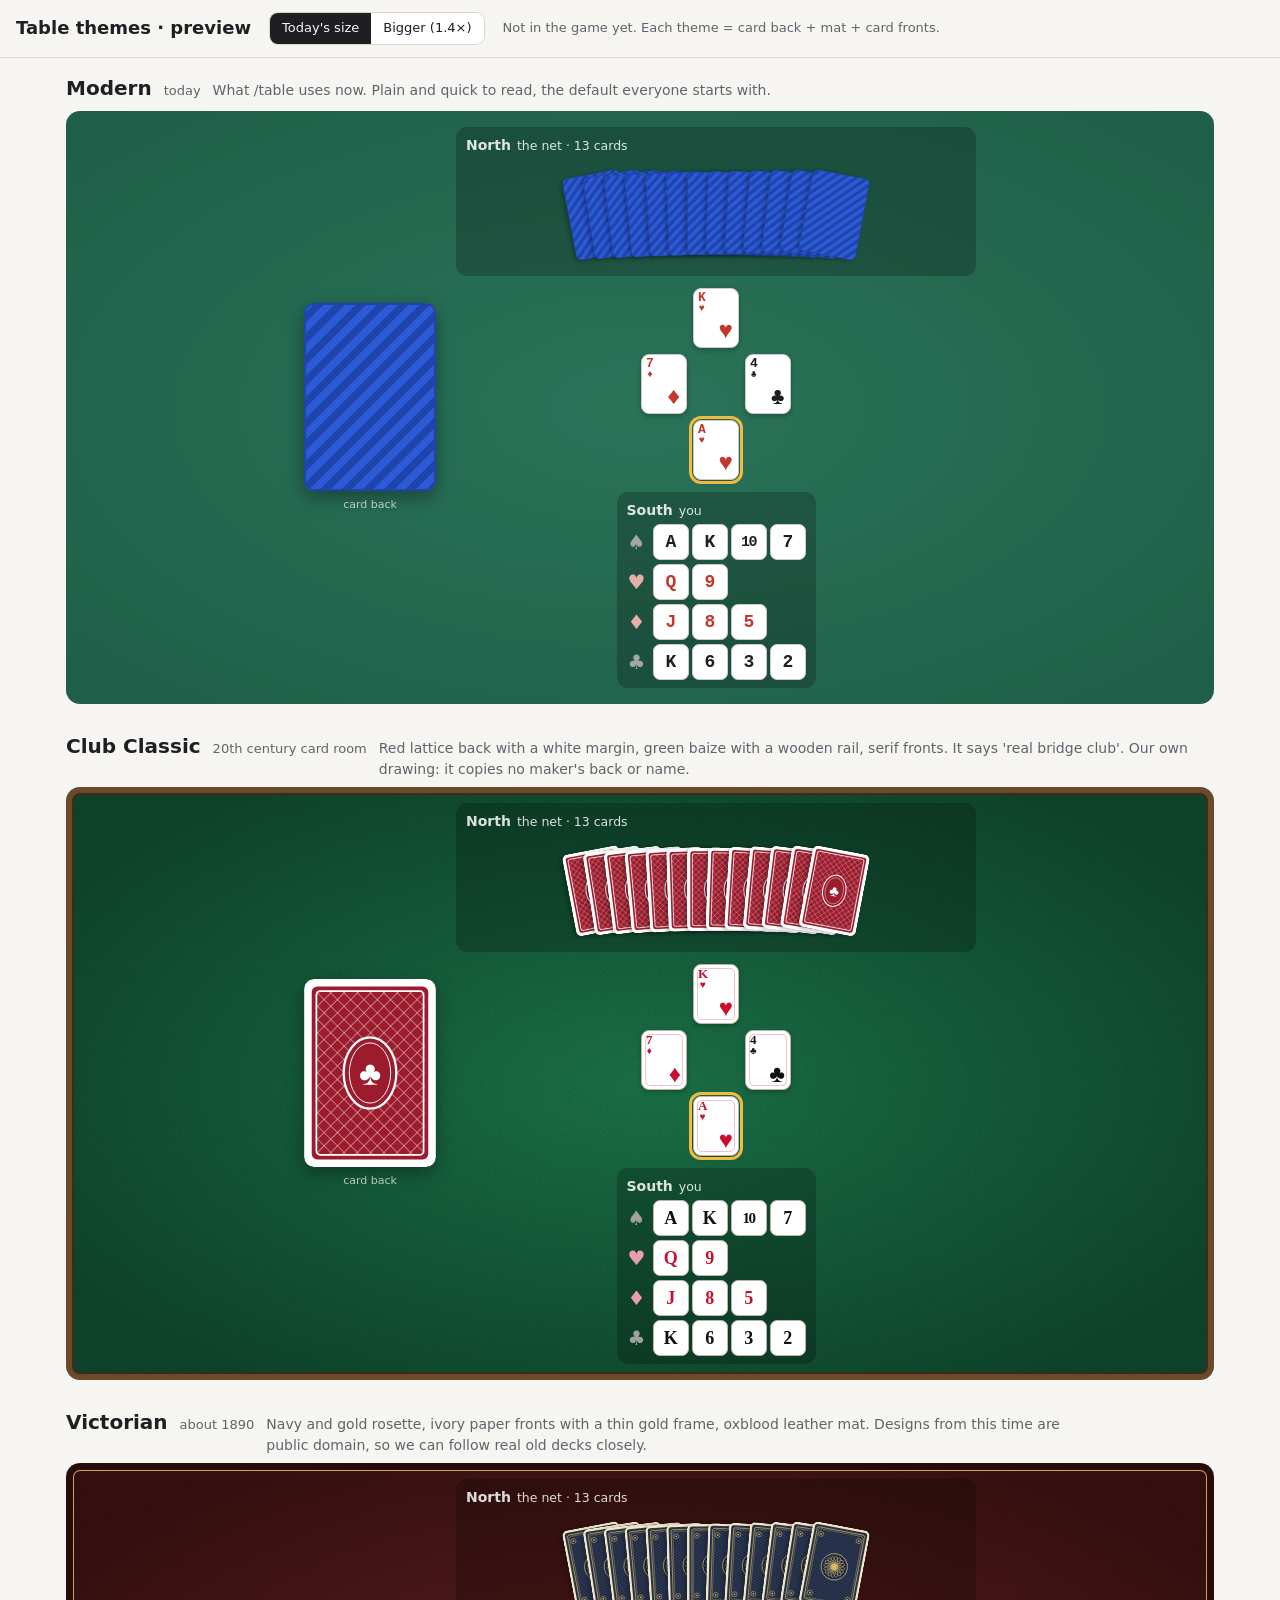
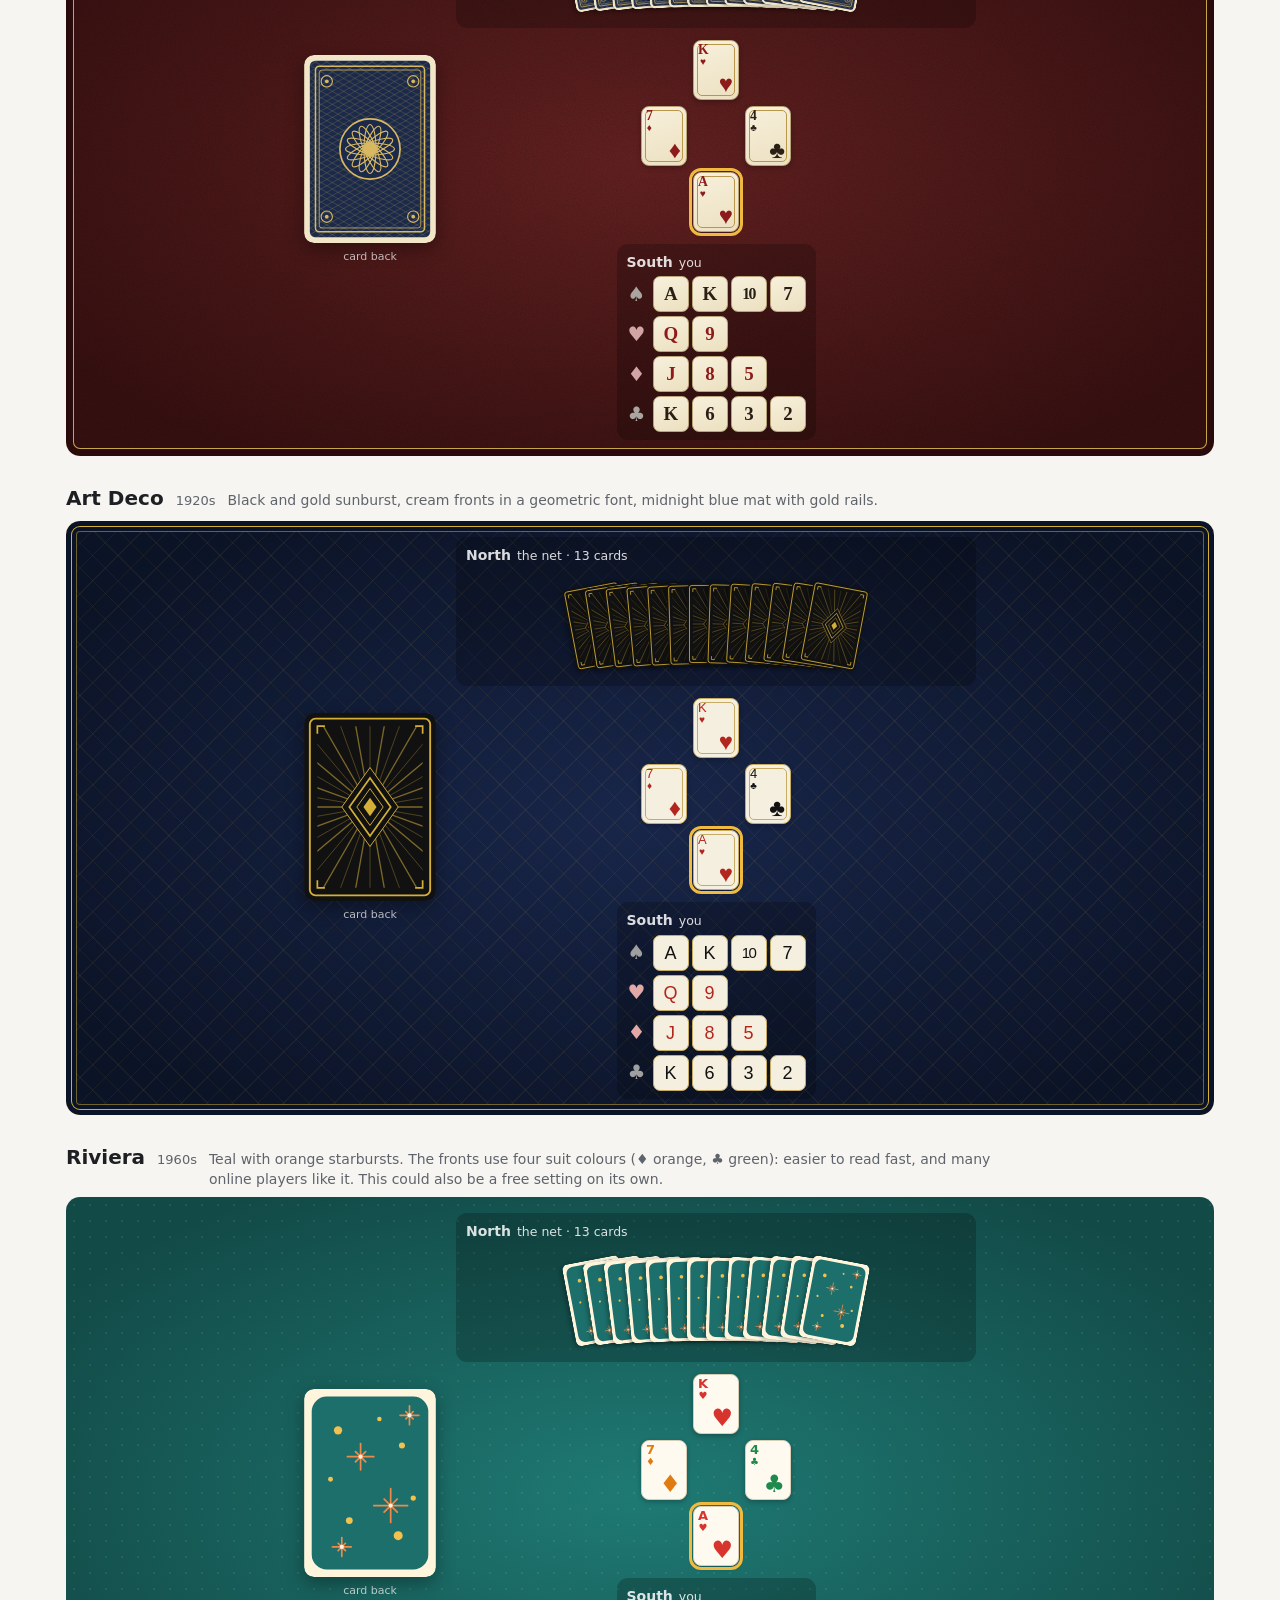
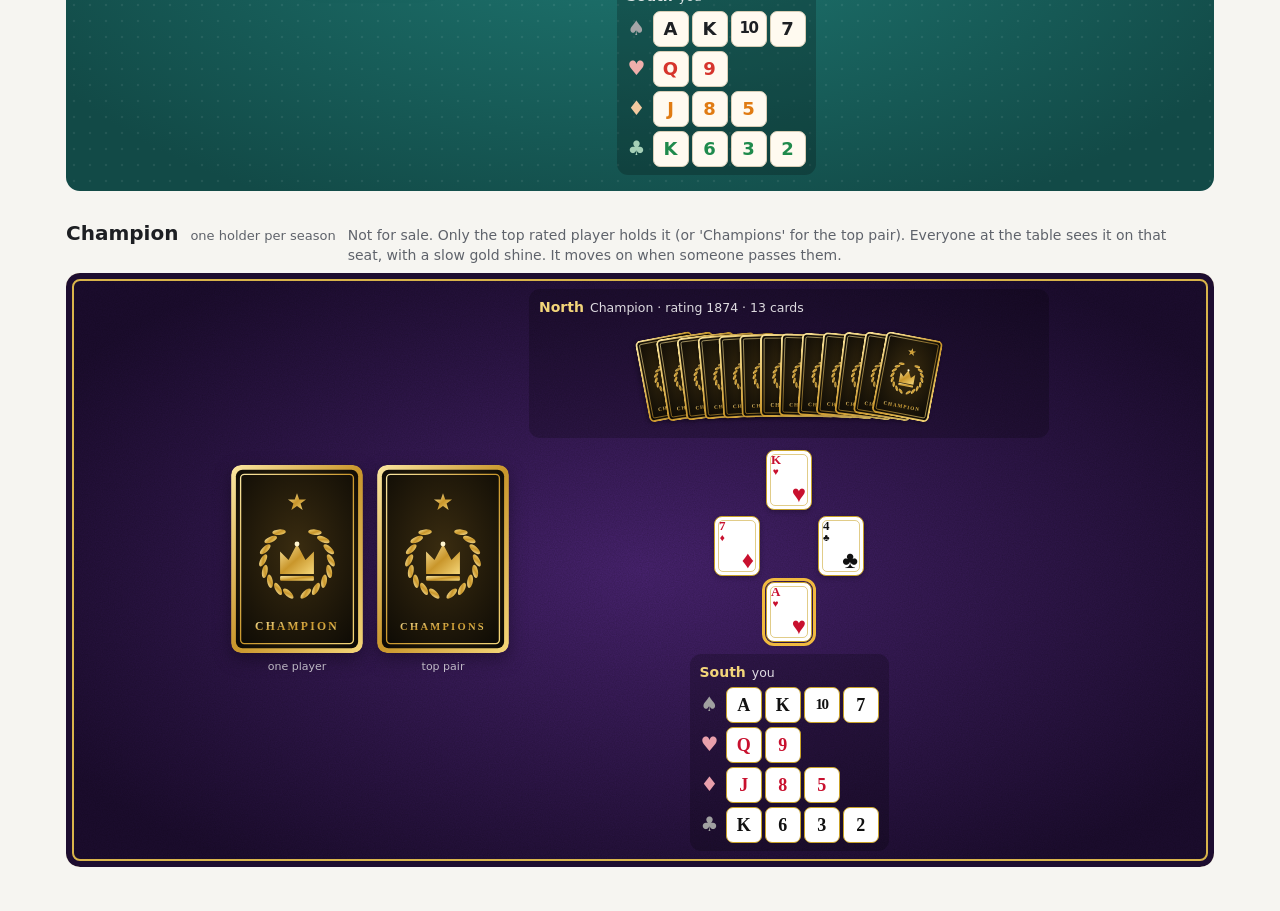
<file: design/themes.html>
<!doctype html>
<html>
<head>
<meta charset="utf-8">
<meta name="viewport" content="width=device-width,initial-scale=1">
<title>Table themes</title>
<!-- Design preview only: not wired into /table. Open this file in a browser. -->
<style>
:root{
  --bg:#f6f5f1; --panel:#ffffff; --line:#d9d5cb; --text:#1d1f23; --dim:#5f636b;
  --mono: ui-monospace,"SF Mono",Menlo,Consolas,monospace;
  --k:1;                                  /* card scale: 1 = today's /table size */
  --cw:calc(36px * var(--k)); --ch:calc(36px * var(--k));
  --tw:calc(46px * var(--k)); --th:calc(60px * var(--k));
  --bh:calc(var(--ch) * 2.3); --bw:calc(var(--bh) * .7);
}
@media (prefers-color-scheme:dark){
  :root{ --bg:#121417; --panel:#1b1e23; --line:#343943; --text:#e8eaed; --dim:#a3a8b1 }
}
*{box-sizing:border-box}
body{margin:0; background:var(--bg); color:var(--text); font:15px/1.45 system-ui,-apple-system,"Segoe UI",sans-serif}
header{position:sticky; top:0; z-index:5; background:var(--bg); border-bottom:1px solid var(--line);
  padding:12px 16px; display:flex; flex-wrap:wrap; gap:10px 18px; align-items:center}
header h1{font-size:18px; margin:0}
header .note{color:var(--dim); font-size:13px}
.seg{display:inline-flex; border:1px solid var(--line); border-radius:9px; overflow:hidden}
.seg button{font:inherit; font-size:13px; border:0; background:var(--panel); color:var(--text); padding:6px 12px; cursor:pointer}
.seg button.on{background:var(--text); color:var(--bg)}
main{max-width:1180px; margin:0 auto; padding:16px}
section{margin:0 0 28px}
.meta{display:flex; flex-wrap:wrap; align-items:baseline; gap:4px 12px; margin:0 0 8px}
.meta h2{margin:0; font-size:20px}
.meta .era{color:var(--dim); font-size:13px}
.meta p{flex-basis:100%; margin:2px 0 0; color:var(--dim); font-size:14px; max-width:820px}

/* ---- the mat */
.mat{border-radius:14px; padding:16px; display:flex; flex-wrap:wrap; gap:20px; align-items:center;
  justify-content:center; min-height:calc(var(--bh) * 2 + 180px)}
.big{display:flex; gap:14px; flex-wrap:wrap; justify-content:center}
.big .card{width:132px; height:188px; border-radius:10px; background:var(--back) center/100% 100%;
  box-shadow:0 6px 18px rgba(0,0,0,.35); position:relative; overflow:hidden}
.big .cap{font-size:11px; color:rgba(255,255,255,.75); text-align:center; margin-top:6px}
.play{display:grid; gap:12px; justify-items:center; flex:1 1 360px; max-width:520px; min-width:0}
.seat{background:rgba(0,0,0,.22); border-radius:11px; padding:8px 10px; width:100%; min-width:0}
.seat .lbl{font-size:12.5px; color:rgba(255,255,255,.85); margin-bottom:4px; white-space:nowrap; overflow:hidden; text-overflow:ellipsis}
.seat .lbl b{font-size:14px; margin-right:6px}

/* ---- hidden hand: the same fan as /table */
.backs{position:relative; height:calc(var(--bh) + 26px); --step:calc(var(--bw) * .3)}
.back{position:absolute; left:50%; top:50%; width:var(--bw); height:var(--bh);
  margin:calc(var(--bh) / -2) 0 0 calc(var(--bw) / -2); border-radius:calc(6px * var(--k));
  --o:calc(var(--i) - (var(--n) - 1) / 2);
  transform:translateX(calc(var(--o) * var(--step))) rotate(calc(var(--o) * 1.8deg)); transform-origin:50% 140%;
  background:var(--back) center/100% 100%; box-shadow:-2px 1px 4px rgba(0,0,0,.3); overflow:hidden}

/* ---- faces. Each theme sets the paper, ink, font and the four suit colours. */
.f{background:var(--f-bg); border:1px solid var(--f-line); color:var(--c); font-family:var(--f-font);
  font-weight:var(--f-w); position:relative}
.S{--c:var(--s-s)} .H{--c:var(--s-h)} .D{--c:var(--s-d)} .C{--c:var(--s-c)}
.rows{display:grid; grid-template-rows:repeat(4,var(--ch)); row-gap:4px}
.sl{display:flex; align-items:center; gap:6px}
.sl .sym{width:20px; font-size:20px; text-align:center; color:color-mix(in srgb,var(--c),white 60%)}
.sl .cards{display:flex; gap:3px; height:100%}
.hc{width:var(--cw); height:100%; border-radius:7px; display:flex; align-items:center; justify-content:center;
  font-size:calc(18px * var(--k) * var(--f-scale, 1)); letter-spacing:var(--f-ls, -.04em); line-height:1}
.hc.ten{font-size:calc(15px * var(--k) * var(--f-scale, 1)); letter-spacing:-.1em}
.trick{display:grid; grid-template-columns:repeat(3,var(--tw)); grid-template-rows:repeat(3,var(--th)); gap:6px}
.tc{width:var(--tw); height:var(--th); border-radius:8px; box-shadow:0 2px 5px rgba(0,0,0,.25); overflow:hidden}
.tc::before{content:""; position:absolute; inset:3px; border:1px solid var(--f-frame, transparent); border-radius:5px}
.tc .ix{position:absolute; left:4px; top:3px; display:flex; flex-direction:column; align-items:center;
  font-size:calc(13px * var(--k) * var(--f-scale, 1)); line-height:.95; letter-spacing:-.05em}
.tc .ix i{font-style:normal; font-size:calc(10px * var(--k))}
.tc .pip{position:absolute; right:5px; bottom:3px; font-size:calc(24px * var(--k)); line-height:1}
.tc.p2{grid-column:2; grid-row:1} .tc.p1{grid-column:1; grid-row:2}
.tc.p3{grid-column:3; grid-row:2} .tc.p0{grid-column:2; grid-row:3}
.tc.win{outline:3px solid #f0b93f; outline-offset:1px}

/* ---- themes */
.t-modern{--s-s:#1d1f23; --s-h:#c0392b; --s-d:#c0392b; --s-c:#1d1f23; --f-bg:#fff; --f-line:#cfcac0;
  --f-font:var(--mono); --f-w:600}
.t-modern .mat{background:radial-gradient(ellipse at center,#2a7359,#1f5e48)}

.t-classic{--s-s:#111; --s-h:#c8102e; --s-d:#c8102e; --s-c:#111; --f-bg:#fff; --f-line:#bdb6a8;
  --f-font:Georgia,"Times New Roman",serif; --f-w:700; --f-frame:rgba(200,16,46,.25)}
.t-classic .mat{background:var(--noise),radial-gradient(ellipse at center,#1d7a4e,#0f4a2f 85%);
  box-shadow:inset 0 0 0 6px #6b4a2b, inset 0 0 0 8px #3d2a18}

.t-victorian{--s-s:#2a1f14; --s-h:#8e1b1b; --s-d:#8e1b1b; --s-c:#2a1f14;
  --f-bg:linear-gradient(160deg,#f7f0dc,#ece0c0); --f-line:#b9a57a;
  --f-font:"Bodoni 72",Didot,"Bodoni MT",Georgia,serif; --f-w:700; --f-frame:#b8964a; --f-scale:1.05}
.t-victorian .mat{background:var(--noise),radial-gradient(ellipse at center,#6a2323,#3a1111 85%);
  box-shadow:inset 0 0 0 7px #2a0b0b, inset 0 0 0 8px #c9a54a}

.t-deco{--s-s:#111; --s-h:#b3261e; --s-d:#b3261e; --s-c:#111; --f-bg:#f5efe0; --f-line:#c7ab62;
  --f-font:Futura,"Avenir Next","Century Gothic",sans-serif; --f-w:500; --f-frame:#c7ab62; --f-ls:0}
.t-deco .mat{background:
  repeating-linear-gradient(45deg,rgba(212,175,55,.07) 0 1px,transparent 1px 18px),
  repeating-linear-gradient(-45deg,rgba(212,175,55,.07) 0 1px,transparent 1px 18px),
  radial-gradient(ellipse at center,#18264a,#0b1326 85%);
  box-shadow:inset 0 0 0 5px #0b1326, inset 0 0 0 6px #d4af37, inset 0 0 0 10px #0b1326, inset 0 0 0 11px rgba(212,175,55,.5)}

.t-riviera{--s-s:#1d1f23; --s-h:#d6342c; --s-d:#e07b12; --s-c:#1f8a4c; --f-bg:#fffaf0; --f-line:#d8cdb5;
  --f-font:"Arial Rounded MT Bold","Avenir Next Rounded","Nunito",system-ui,sans-serif; --f-w:700; --f-ls:0}
.t-riviera .mat{background:radial-gradient(circle,rgba(255,255,255,.07) 1.2px,transparent 1.6px) 0 0/16px 16px,
  radial-gradient(ellipse at center,#1f7a74,#124a47 85%)}

.t-champion{--s-s:#111; --s-h:#c8102e; --s-d:#c8102e; --s-c:#111; --f-bg:#fff; --f-line:#c9a227;
  --f-font:Georgia,serif; --f-w:700; --f-frame:rgba(201,162,39,.55)}
.t-champion .tc,.t-champion .hc{border-width:1.5px}
.t-champion .mat{background:var(--noise),radial-gradient(ellipse at center,#4a2472,#1d0d30 85%);
  box-shadow:inset 0 0 0 6px #1d0d30, inset 0 0 0 8px #d9b44a}
.t-champion .lbl b{color:#f3d57a}
/* A slow gold sheen, so the champion's cards stand out across the table. */
.t-champion .back::after,.t-champion .big .card::after{content:""; position:absolute; inset:0;
  background:linear-gradient(110deg,transparent 42%,rgba(255,240,190,.4) 50%,transparent 58%) 0 0/300% 100%;
  animation:sheen 4.5s ease-in-out infinite}
@keyframes sheen{0%{background-position:100% 0} 60%,100%{background-position:0 0}}
@media (prefers-reduced-motion:reduce){ .t-champion .back::after,.t-champion .big .card::after{animation:none} }

@media (max-width:600px){ .big .card{width:104px; height:148px} }
</style>
</head>
<body>
<header>
  <h1>Table themes · preview</h1>
  <div class="seg" id="size">
    <button class="on" data-k="1">Today's size</button><button data-k="1.4">Bigger (1.4×)</button>
  </div>
  <span class="note">Not in the game yet. Each theme = card back + mat + card fronts.</span>
</header>
<main id="out"></main>

<script>
const SVG = body => `url("data:image/svg+xml,${encodeURIComponent(
  `<svg xmlns='http://www.w3.org/2000/svg' viewBox='0 0 70 100'>${body}</svg>`)}")`;
const f = n => n.toFixed(2);

function modernBack(){
  return SVG(`<defs><pattern id='p' width='8' height='8' patternUnits='userSpaceOnUse' patternTransform='rotate(45)'>
    <rect width='8' height='8' fill='#1f45ad'/><rect width='4' height='8' fill='#2d5bd8'/></pattern></defs>
    <rect width='70' height='100' rx='5' fill='url(#p)' stroke='#1f45ad' stroke-width='2'/>`);
}

// A red lattice with a white margin: the look of a plain club deck, not any maker's design.
function classicBack(){
  return SVG(`<defs><pattern id='p' width='5' height='5' patternUnits='userSpaceOnUse' patternTransform='rotate(45)'>
    <path d='M0 0H5M0 0V5' stroke='#f6d5da' stroke-width='.55'/></pattern></defs>
    <rect width='70' height='100' rx='5' fill='#fff'/>
    <rect x='4' y='4' width='62' height='92' rx='3' fill='#9b1c2c'/>
    <rect x='6' y='6' width='58' height='88' rx='2' fill='url(#p)'/>
    <rect x='6.5' y='6.5' width='57' height='87' rx='2' fill='none' stroke='#fff' stroke-width='.9'/>
    <ellipse cx='35' cy='50' rx='14' ry='19' fill='#9b1c2c' stroke='#fff' stroke-width='1.2'/>
    <ellipse cx='35' cy='50' rx='11' ry='16' fill='none' stroke='#fff' stroke-width='.5'/>
    <text x='35' y='56.5' text-anchor='middle' font-size='18' fill='#fff' font-family='Georgia'>♣</text>`);
}

// Navy and gold, a rosette in the middle and fine cross-hatching, after 1890s backs.
function victorianBack(){
  let petals = "";
  for(let a = 0; a < 180; a += 22.5)
    petals += `<ellipse cx='35' cy='50' rx='13' ry='3.2' transform='rotate(${a} 35 50)' fill='none' stroke='#d9b862' stroke-width='.6'/>`;
  const corner = (x, y) => `<circle cx='${x}' cy='${y}' r='3' fill='none' stroke='#d9b862' stroke-width='.6'/><circle cx='${x}' cy='${y}' r='1' fill='#d9b862'/>`;
  return SVG(`<defs><pattern id='p' width='3' height='3' patternUnits='userSpaceOnUse' patternTransform='rotate(30)'>
    <path d='M0 0H3' stroke='#c9a54a' stroke-width='.35' opacity='.55'/></pattern>
    <pattern id='q' width='3' height='3' patternUnits='userSpaceOnUse' patternTransform='rotate(-30)'>
    <path d='M0 0H3' stroke='#c9a54a' stroke-width='.35' opacity='.55'/></pattern></defs>
    <rect width='70' height='100' rx='5' fill='#f1e6c8'/>
    <rect x='3' y='3' width='64' height='94' rx='3' fill='#1b2a4a'/>
    <rect x='3' y='3' width='64' height='94' rx='3' fill='url(#p)'/><rect x='3' y='3' width='64' height='94' rx='3' fill='url(#q)'/>
    <rect x='6' y='6' width='58' height='88' rx='2' fill='none' stroke='#d9b862' stroke-width='.8'/>
    <rect x='8' y='8' width='54' height='84' rx='1.5' fill='none' stroke='#d9b862' stroke-width='.4'/>
    ${corner(12, 14)}${corner(58, 14)}${corner(12, 86)}${corner(58, 86)}
    <circle cx='35' cy='50' r='16' fill='#1b2a4a' stroke='#d9b862' stroke-width='.9'/>
    ${petals}<circle cx='35' cy='50' r='3.5' fill='#d9b862'/>`);
}

// Black and gold, a sunburst behind stepped diamonds: the 1920s look.
function decoBack(){
  let rays = "";
  for(let i = 0; i < 36; i++){
    const a = i * Math.PI / 18;
    rays += `<line x1='35' y1='50' x2='${f(35 + 80 * Math.cos(a))}' y2='${f(50 + 80 * Math.sin(a))}' stroke='#d4af37' stroke-width='${i % 2 ? .3 : .7}'/>`;
  }
  const dia = (r, w, fill = "none") =>
    `<path d='M35 ${50 - r * 1.4}L${35 + r} 50L35 ${50 + r * 1.4}L${35 - r} 50Z' fill='${fill}' stroke='#d4af37' stroke-width='${w}'/>`;
  return SVG(`<defs><clipPath id='c'><rect x='7' y='7' width='56' height='86'/></clipPath></defs>
    <rect width='70' height='100' rx='5' fill='#111'/>
    <rect x='3' y='3' width='64' height='94' rx='3' fill='none' stroke='#d4af37' stroke-width='1'/>
    <path d='M7 11V7H11M59 7H63V11M63 89V93H59M11 93H7V89' fill='none' stroke='#d4af37' stroke-width='.9'/>
    <g clip-path='url(#c)' opacity='.55'>${rays}</g>
    ${dia(15, .5, "#111")}${dia(11, .9)}${dia(7, .5)}${dia(3.5, 0, "#d4af37")}`);
}

// Teal with orange starbursts and mustard dots, 1960s holiday deck.
function rivieraBack(){
  const star = (x, y, r) => {
    let s = "";
    for(let i = 0; i < 8; i++){
      const a = i * Math.PI / 4, rr = i % 2 ? r * .55 : r;
      s += `<line x1='${x}' y1='${y}' x2='${f(x + rr * Math.cos(a))}' y2='${f(y + rr * Math.sin(a))}' stroke='#f08a4b' stroke-width='.9' stroke-linecap='round'/>`;
    }
    return s + `<circle cx='${x}' cy='${y}' r='1.1' fill='#fff4dc'/>`;
  };
  const dots = [[18,22,2.2],[52,30,1.6],[24,70,1.8],[50,78,2.4],[40,16,1.2],[14,48,1.3],[58,58,1.4]]
    .map(([x, y, r]) => `<circle cx='${x}' cy='${y}' r='${r}' fill='#f2c14e'/>`).join("");
  return SVG(`<rect width='70' height='100' rx='5' fill='#fff4dc'/>
    <rect x='4' y='4' width='62' height='92' rx='8' fill='#1d6f6b'/>
    ${dots}${star(30, 36, 7)}${star(46, 62, 9)}${star(20, 84, 5)}${star(56, 14, 5)}`);
}

// The champion's deck: one holder at a time, the top rated player (or pair) of the season.
function championBack(word){
  // Two laurel branches curving round the crown, from the bottom up to the top.
  let leaves = "";
  for(let i = 0; i < 8; i++){
    const deg = 105 + i * 19, a = deg * Math.PI / 180;
    const x = 35 + 18 * Math.cos(a), y = 51 + 18 * Math.sin(a), rot = deg + 90 + 28;
    for(const [lx, lr] of [[x, rot], [70 - x, 180 - rot]])
      leaves += `<ellipse cx='${f(lx)}' cy='${f(y)}' rx='3.6' ry='1.5' fill='url(#g)' transform='rotate(${f(lr)} ${f(lx)} ${f(y)})'/>`;
  }
  return SVG(`<defs>
    <linearGradient id='g' x1='0' y1='0' x2='1' y2='1'><stop offset='0' stop-color='#fbe7a1'/><stop offset='.5' stop-color='#c9962b'/><stop offset='1' stop-color='#f5d77a'/></linearGradient>
    <radialGradient id='b' cx='.5' cy='.45' r='.7'><stop offset='0' stop-color='#3a2c10'/><stop offset='1' stop-color='#0e0b05'/></radialGradient></defs>
    <rect width='70' height='100' rx='5' fill='url(#g)'/>
    <rect x='2.5' y='2.5' width='65' height='95' rx='3.5' fill='url(#b)'/>
    <rect x='5' y='5' width='60' height='90' rx='2' fill='none' stroke='url(#g)' stroke-width='.7'/>
    ${leaves}
    <path d='M26 58V46L30.5 50.5L35 42L39.5 50.5L44 46V58Z' fill='url(#g)'/>
    <rect x='26' y='59' width='18' height='2.6' rx='.6' fill='url(#g)'/>
    <circle cx='35' cy='42' r='1.3' fill='#fff6d0'/>
    <path d='M35 15l1.2 3.4h3.6l-2.9 2.1 1.1 3.4-3-2.1-3 2.1 1.1-3.4-2.9-2.1h3.6z' fill='url(#g)'/>
    <text x='35' y='88' text-anchor='middle' font-size='${word.length > 8 ? 5.6 : 6.2}' letter-spacing='1.2' fill='url(#g)' font-family='Georgia' font-weight='700'>${word}</text>`);
}

const THEMES = [
  {id:"modern", name:"Modern", era:"today", back:modernBack(),
   blurb:"What /table uses now. Plain and quick to read, the default everyone starts with."},
  {id:"classic", name:"Club Classic", era:"20th century card room", back:classicBack(),
   blurb:"Red lattice back with a white margin, green baize with a wooden rail, serif fronts. It says 'real bridge club'. Our own drawing: it copies no maker's back or name."},
  {id:"victorian", name:"Victorian", era:"about 1890", back:victorianBack(),
   blurb:"Navy and gold rosette, ivory paper fronts with a thin gold frame, oxblood leather mat. Designs from this time are public domain, so we can follow real old decks closely."},
  {id:"deco", name:"Art Deco", era:"1920s", back:decoBack(),
   blurb:"Black and gold sunburst, cream fronts in a geometric font, midnight blue mat with gold rails."},
  {id:"riviera", name:"Riviera", era:"1960s", back:rivieraBack(),
   blurb:"Teal with orange starbursts. The fronts use four suit colours (♦ orange, ♣ green): easier to read fast, and many online players like it. This could also be a free setting on its own."},
  {id:"champion", name:"Champion", era:"one holder per season", back:championBack("CHAMPION"), pair:championBack("CHAMPIONS"),
   blurb:"Not for sale. Only the top rated player holds it (or 'Champions' for the top pair). Everyone at the table sees it on that seat, with a slow gold shine. It moves on when someone passes them."},
];

const HAND = [["S","♠",["A","K","10","7"]], ["H","♥",["Q","9"]], ["D","♦",["J","8","5"]], ["C","♣",["K","6","3","2"]]];
const TRICK = [["p2","H","K"], ["p3","C","4"], ["p0","H","A",true], ["p1","D","7"]];
const SYM = {S:"♠", H:"♥", D:"♦", C:"♣"};

function fan(n){
  let s = "";
  for(let i = 0; i < n; i++) s += `<span class="back" style="--i:${i};--n:${n}"></span>`;
  return `<div class="backs">${s}</div>`;
}
function hand(){
  return `<div class="rows">` + HAND.map(([s, sym, ranks]) =>
    `<div class="sl ${s}"><span class="sym">${sym}</span><div class="cards">` +
    ranks.map(r => `<span class="f hc ${s}${r === "10" ? " ten" : ""}">${r}</span>`).join("") +
    `</div></div>`).join("") + `</div>`;
}
function trick(){
  return `<div class="trick">` + TRICK.map(([p, s, r, win]) =>
    `<div class="f tc ${p} ${s}${win ? " win" : ""}"><span class="ix">${r}<i>${SYM[s]}</i></span><span class="pip">${SYM[s]}</span></div>`
  ).join("") + `</div>`;
}

const out = document.getElementById("out");
for(const t of THEMES){
  const big = `<div><div class="card"></div><div class="cap">${t.pair ? "one player" : "card back"}</div></div>` +
    (t.pair ? `<div><div class="card pair"></div><div class="cap">top pair</div></div>` : "");
  const north = t.id === "champion"
    ? `<b>North</b>Champion · rating 1874` : `<b>North</b>the net`;
  const sec = document.createElement("section");
  sec.className = "t-" + t.id;
  sec.style.setProperty("--back", t.back);
  sec.innerHTML =
    `<div class="meta"><h2>${t.name}</h2><span class="era">${t.era}</span><p>${t.blurb}</p></div>` +
    `<div class="mat"><div class="big">${big}</div>` +
    `<div class="play"><div class="seat"><div class="lbl">${north} · 13 cards</div>${fan(13)}</div>` +
    trick() +
    `<div class="seat" style="width:auto"><div class="lbl"><b>South</b>you</div>${hand()}</div></div></div>`;
  if(t.pair) sec.querySelector(".pair").style.setProperty("--back", t.pair);
  out.appendChild(sec);
}

// Film grain for the cloth and leather mats.
document.documentElement.style.setProperty("--noise", `url("data:image/svg+xml,${encodeURIComponent(
  "<svg xmlns='http://www.w3.org/2000/svg' width='160' height='160'><filter id='n'><feTurbulence type='fractalNoise' baseFrequency='.85' numOctaves='2' stitchTiles='stitch'/><feColorMatrix values='0 0 0 0 0  0 0 0 0 0  0 0 0 0 0  0 0 0 .22 0'/></filter><rect width='100%' height='100%' filter='url(#n)'/></svg>")}")`);

document.querySelectorAll("#size button").forEach(b => b.onclick = () => {
  document.querySelectorAll("#size button").forEach(x => x.classList.toggle("on", x === b));
  document.documentElement.style.setProperty("--k", b.dataset.k);
});
</script>
</body>
</html>
</file>
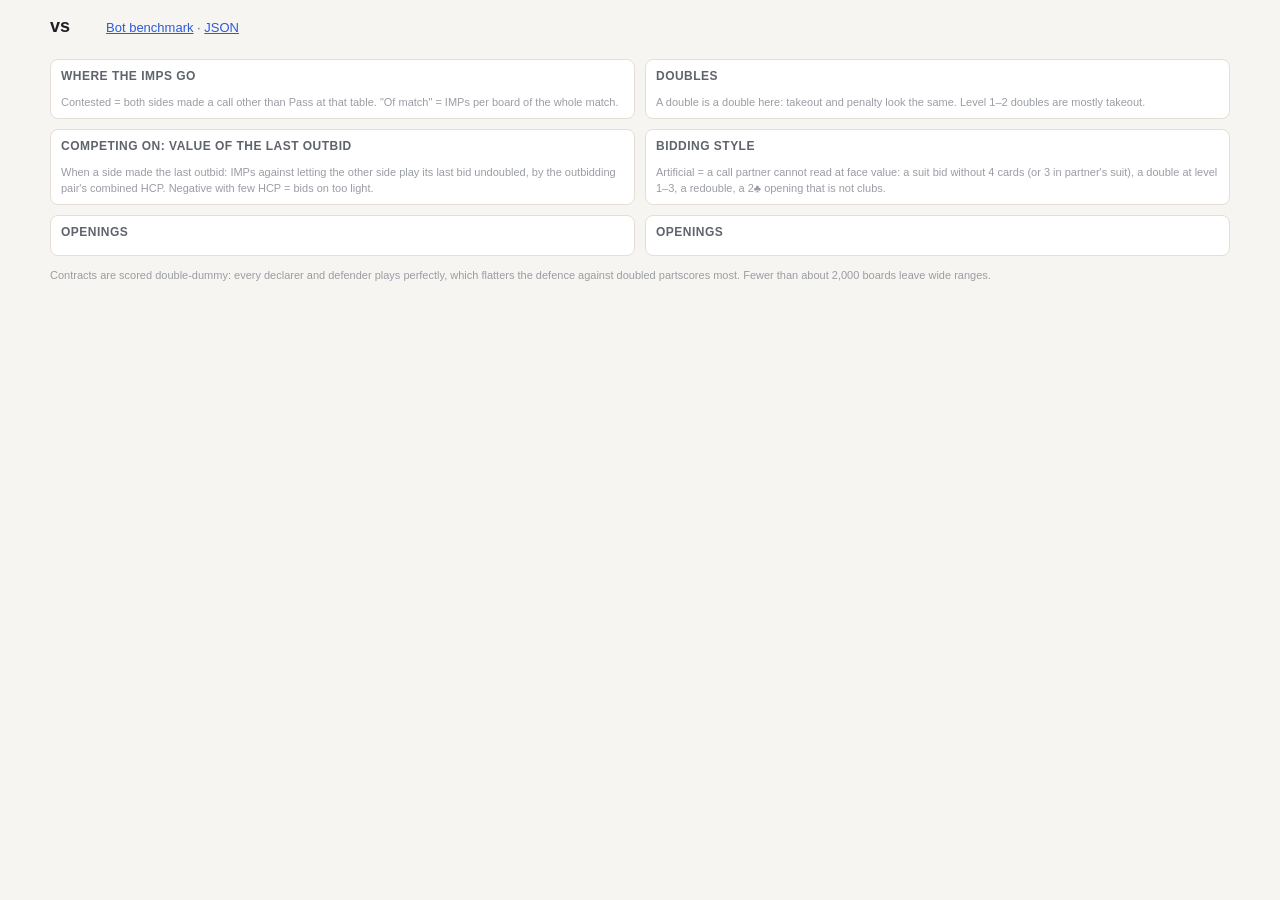
<file: emergent/bench_report.html>
<!doctype html>
<html lang="en">
<head>
<meta charset="utf-8">
<meta name="viewport" content="width=device-width,initial-scale=1">
<title>__TITLE__</title>
<style>
:root{--bg:#f6f5f1;--card:#fff;--line:#e3dfd6;--text:#1d1f23;--dim:#5f636b;--faint:#9a9da4;
--accent:#2d5bd8;--pos:#1f8a5b;--neg:#c24a3a;--pos-bg:rgba(31,138,91,.13);--neg-bg:rgba(194,74,58,.13);
--you:#2d5bd8;--opp:#a8700f}
@media (prefers-color-scheme:dark){:root{--bg:#121417;--card:#1b1e23;--line:#30353d;--text:#e8eaed;
--dim:#a3a8b1;--faint:#6b707a;--accent:#7598ff;--pos:#4cc08a;--neg:#ef7866;--pos-bg:rgba(76,192,138,.16);
--neg-bg:rgba(239,120,102,.16);--you:#7598ff;--opp:#e9b458}}
*{box-sizing:border-box}
body{margin:0;background:var(--bg);color:var(--text);font:13px/1.4 -apple-system,BlinkMacSystemFont,"Segoe UI",Inter,sans-serif;padding:14px 16px 40px}
.wrap{max-width:1180px;margin:0 auto}
a{color:var(--accent)}
.pos{color:var(--pos)}.neg{color:var(--neg)}.dim{color:var(--dim)}.faint{color:var(--faint)}
.you{color:var(--you);font-weight:600}.opp{color:var(--opp);font-weight:600}
table{border-collapse:collapse;width:100%;font-variant-numeric:tabular-nums}
th,td{padding:2px 6px;text-align:right;white-space:nowrap;border-bottom:1px solid var(--line)}
th{font-weight:600;color:var(--dim);font-size:11px;text-transform:uppercase;letter-spacing:.03em}
th:first-child,td:first-child{text-align:left;white-space:normal;min-width:120px}
td[colspan]{white-space:normal}
td.cellpos{background:var(--pos-bg)}td.cellneg{background:var(--neg-bg)}
td.edge{font-weight:600;text-align:center}
.head{display:flex;flex-wrap:wrap;align-items:baseline;gap:4px 18px;margin-bottom:10px}
.head h1{font-size:18px;margin:0}
.tiles{display:grid;grid-template-columns:repeat(auto-fit,minmax(140px,1fr));gap:8px;margin-bottom:10px}
.tile{min-width:0;background:var(--card);border:1px solid var(--line);border-radius:8px;padding:8px 10px}
.tile .k{font-size:11px;color:var(--dim)}.tile .v{font-size:22px;font-weight:650;font-variant-numeric:tabular-nums}
.tile .s{font-size:11px;color:var(--dim)}
.grid{display:grid;grid-template-columns:repeat(auto-fit,minmax(min(100%,460px),1fr));gap:10px}
.panel{background:var(--card);border:1px solid var(--line);border-radius:8px;padding:8px 10px;overflow-x:auto;min-width:0}
.panel h2{font-size:12px;margin:0 0 6px;text-transform:uppercase;letter-spacing:.04em;color:var(--dim)}
.note{font-size:11px;color:var(--faint);margin-top:4px}
.foot{font-size:11px;color:var(--faint);margin-top:12px}
</style>
</head>
<body><div class="wrap">
<div class="head"><h1><span class="you" id="h-you"></span> vs <span class="opp" id="h-opp"></span></h1>
<span class="dim" id="h-meta"></span><span class="dim"><a href="/bench">Bot benchmark</a> · <a href="?format=json">JSON</a></span></div>
<div class="tiles" id="tiles"></div>
<div class="grid">
 <div class="panel"><h2>Where the IMPs go</h2><table id="where"></table>
  <div class="note">Contested = both sides made a call other than Pass at that table. "Of match" = IMPs per board of the whole match.</div></div>
 <div class="panel"><h2>Doubles</h2><table id="dbl"></table>
  <div class="note">A double is a double here: takeout and penalty look the same. Level 1–2 doubles are mostly takeout.</div></div>
 <div class="panel"><h2>Competing on: value of the last outbid</h2><table id="outbid"></table>
  <div class="note">When a side made the last outbid: IMPs against letting the other side play its last bid undoubled, by the outbidding pair's combined HCP. Negative with few HCP = bids on too light.</div></div>
 <div class="panel"><h2>Bidding style</h2><table id="style"></table>
  <div class="note">Artificial = a call partner cannot read at face value: a suit bid without 4 cards (or 3 in partner's suit), a double at level 1–3, a redouble, a 2♣ opening that is not clubs.</div></div>
 <div class="panel"><h2>Openings <span class="you" id="o-you"></span></h2><table id="openA"></table></div>
 <div class="panel"><h2>Openings <span class="opp" id="o-opp"></span></h2><table id="openB"></table></div>
</div>
<div class="foot">Contracts are scored double-dummy: every declarer and defender plays perfectly, which flatters the defence against doubled partscores most. Fewer than about 2,000 boards leave wide ranges.</div>
</div>
<script id="data" type="application/json">/*REPORT*/</script>
<script>
const R = JSON.parse(document.getElementById('data').textContent);
const W = R.weak, A = W.A, B = W.B;
const esc = s => String(s).replace(/[&<>"']/g, c => ({'&': '&amp;', '<': '&lt;', '>': '&gt;', '"': '&quot;', "'": '&#39;'}[c]));
const you = esc(R.bot), opp = esc(R.opponent);
const $ = id => document.getElementById(id);
const sg = (v, d = 2) => v == null ? '–' : (v > 0 ? '+' : v < 0 ? '−' : '') + Math.abs(v).toFixed(d);
const f = (v, d = 1) => v == null ? '–' : v.toFixed(d);
const pc = v => v == null ? '–' : Math.round(100 * v) + '%';
const cl = v => !v ? '' : v > 0 ? 'pos' : 'neg';
const cell = v => `<td class="cell${v < 0 ? 'neg' : v > 0 ? 'pos' : ''}">${sg(v)}</td>`;
// Edge: who does better on this row. better = +1 when higher is better, -1 when lower is.
const edgeOf = (a, b, better) => a == null || b == null || a === b ? '' :
  (a - b) * better > 0 ? '<span class="pos">you</span>' : '<span class="neg">them</span>';
const edge = (a, b, better) => `<td class="edge">${edgeOf(a, b, better)}</td>`;
const edge1 = v => `<td class="edge">${!v ? '' : v > 0 ? '<span class="pos">you</span>' : '<span class="neg">them</span>'}</td>`;
const HCPK = [['<=15', '≤15'], ['16-17', '16–17'], ['18-19', '18–19'], ['20-21', '20–21'], ['22+', '22+']];
const OPENK = ['0-5', '6-9', '10-11', '12-14', '15-17', '18+'];

$('h-you').innerHTML = you; $('h-opp').innerHTML = opp; $('o-you').innerHTML = you; $('o-opp').innerHTML = opp;
$('h-meta').textContent = `set ${R.set} · ${W.boards} boards × 2 tables · ${R.when} · double-dummy scoring`;
const [lo, hi] = R.imps_ci95;
const tile = (k, v, s, c = '') => `<div class="tile"><div class="k">${k}</div><div class="v ${c}">${v}</div><div class="s">${s}</div></div>`;
$('tiles').innerHTML =
  tile('IMPs / board', sg(W.imps_per_board), `95%: ${sg(lo)} … ${sg(hi)}${lo > 0 || hi < 0 ? '' : ' · not sure yet'}`, cl(W.imps_per_board)) +
  tile('Boards won / lost / tied', R.won_lost_tied.join(' / '), `${W.boards} boards`) +
  tile('Uncontested boards', sg(W.contested.none.imps), `IMP/board · ${pc(W.contested.none.share)} of boards`, cl(W.contested.none.imps)) +
  tile('Contested boards', sg(W.contested.both.imps), `IMP/board · ${pc(W.contested.both.share)} of boards`, cl(W.contested.both.imps)) +
  tile('Doubled & down', `${f(A.doubled_down_per_1k, 0)} <span class="dim" style="font-size:13px">vs ${f(B.doubled_down_per_1k, 0)}</span>`,
       'per 1000 tables, you vs them', A.doubled_down_per_1k > B.doubled_down_per_1k ? 'neg' : 'pos');

const w = [['Both tables contested', W.contested.both], ['One table contested', W.contested.one], ['Neither table contested', W.contested.none]];
$('where').innerHTML = '<tr><th>Boards</th><th>Share</th><th>IMP/board</th><th>Of match</th><th>Edge</th></tr>' +
  w.map(([k, v]) => `<tr><td>${k}</td><td>${pc(v.share)}</td><td class="${cl(v.imps)}">${sg(v.imps)}</td>` +
                    `<td class="${cl(v.imps)}">${sg(v.imps == null ? null : v.imps * v.share)}</td>${edge1(v.imps)}</tr>`).join('') +
  `<tr><td>You declare both tables, doubled & down at one+</td><td>${pc(W.B1.share)}</td><td></td><td class="${cl(W.B1.imps_per_board)}">${sg(W.B1.imps_per_board)}</td>${edge1(W.B1.imps_per_board)}</tr>` +
  `<tr><td>They declare both tables</td><td>${pc(W.C.share)}</td><td></td><td class="${cl(W.C.imps_per_board)}">${sg(W.C.imps_per_board)}</td>${edge1(W.C.imps_per_board)}</tr>`;

$('dbl').innerHTML = `<tr><th></th><th class="you">${you}</th><th class="opp">${opp}</th><th>Edge</th></tr>` +
  `<tr><td>Doubled & went down /1000 tables</td><td>${f(A.doubled_down_per_1k)}</td><td>${f(B.doubled_down_per_1k)}</td>${edge(A.doubled_down_per_1k, B.doubled_down_per_1k, -1)}</tr>` +
  `<tr><td>Other side's failing contracts it doubled</td><td>${pc(A.punish_rate)}</td><td>${pc(B.punish_rate)}</td>${edge(A.punish_rate, B.punish_rate, 1)}</tr>` +
  ['1', '2', '3', '4', '5'].map(l => `<tr><td>Doubles of level-${l} contracts /1000</td><td>${f(A.x_per_1k_by_level[l])}</td><td>${f(B.x_per_1k_by_level[l])}</td><td></td></tr>`).join('');

$('outbid').innerHTML = `<tr><th>HCP</th><th class="you">IMP</th><th>X'd</th><th>Down</th><th class="opp">IMP</th><th>X'd</th><th>Down</th><th>Edge</th></tr>` +
  HCPK.map(([k, label]) => {
    const a = A.outbid[k] || {}, b = B.outbid[k] || {};
    return `<tr><td>${label}</td>${cell(a.imps)}<td>${pc(a.doubled)}</td><td>${pc(a.down)}</td>` +
           `${cell(b.imps)}<td>${pc(b.doubled)}</td><td>${pc(b.down)}</td>${edge(a.imps, b.imps, 1)}</tr>`;
  }).join('');

const S = [['Artificial calls /100 auctions', 'code_words_per_100', 1], ['Natural suit bids', 'natural_suit_bids', 'p'],
  ['Doubles at level 1–3 /100', 'low_doubles_per_100', 1], ['Jump bids (share of bids)', 'jump_share', 'p'],
  ['Cue bids /100', 'cue_bids_per_100', 1], ['4NT /100', 'four_nt_per_100', 1], ['Own calls per auction', 'calls_per_auction', 1]];
const sv = (v, d) => d === 'p' ? pc(v) : f(v, d);
$('style').innerHTML = `<tr><th></th><th class="you">${you}</th><th class="opp">${opp}</th></tr>` +
  S.map(([l, k, d]) => `<tr><td>${l}</td><td>${sv(R.style.A[k], d)}</td><td>${sv(R.style.B[k], d)}</td></tr>`).join('');

const openT = o => '<tr><th>Call</th><th>Share</th><th>HCP</th><th>10–90%</th><th>♠ ♥ ♦ ♣</th></tr>' +
  Object.entries(o.calls).sort((x, y) => y[1].n - x[1].n).filter(([, v]) => v.share >= 0.004).map(([k, v]) =>
    `<tr><td>${esc(k)}</td><td>${pc(v.share)}</td><td>${f(v.hcp)}</td><td>${Math.round(v.hcp_p10)}–${Math.round(v.hcp_p90)}</td>` +
    `<td>${v.len.map(x => x.toFixed(1)).join(' ')}</td></tr>`).join('') +
  `<tr><td colspan="5" class="faint">Opens as dealer, by HCP: ${OPENK.map(k => `${k} ${pc((o.open_rate[k] || {}).rate)}`).join(' · ')}</td></tr>`;
$('openA').innerHTML = openT(R.openings.A); $('openB').innerHTML = openT(R.openings.B);
</script>
</body>
</html>
</file>
